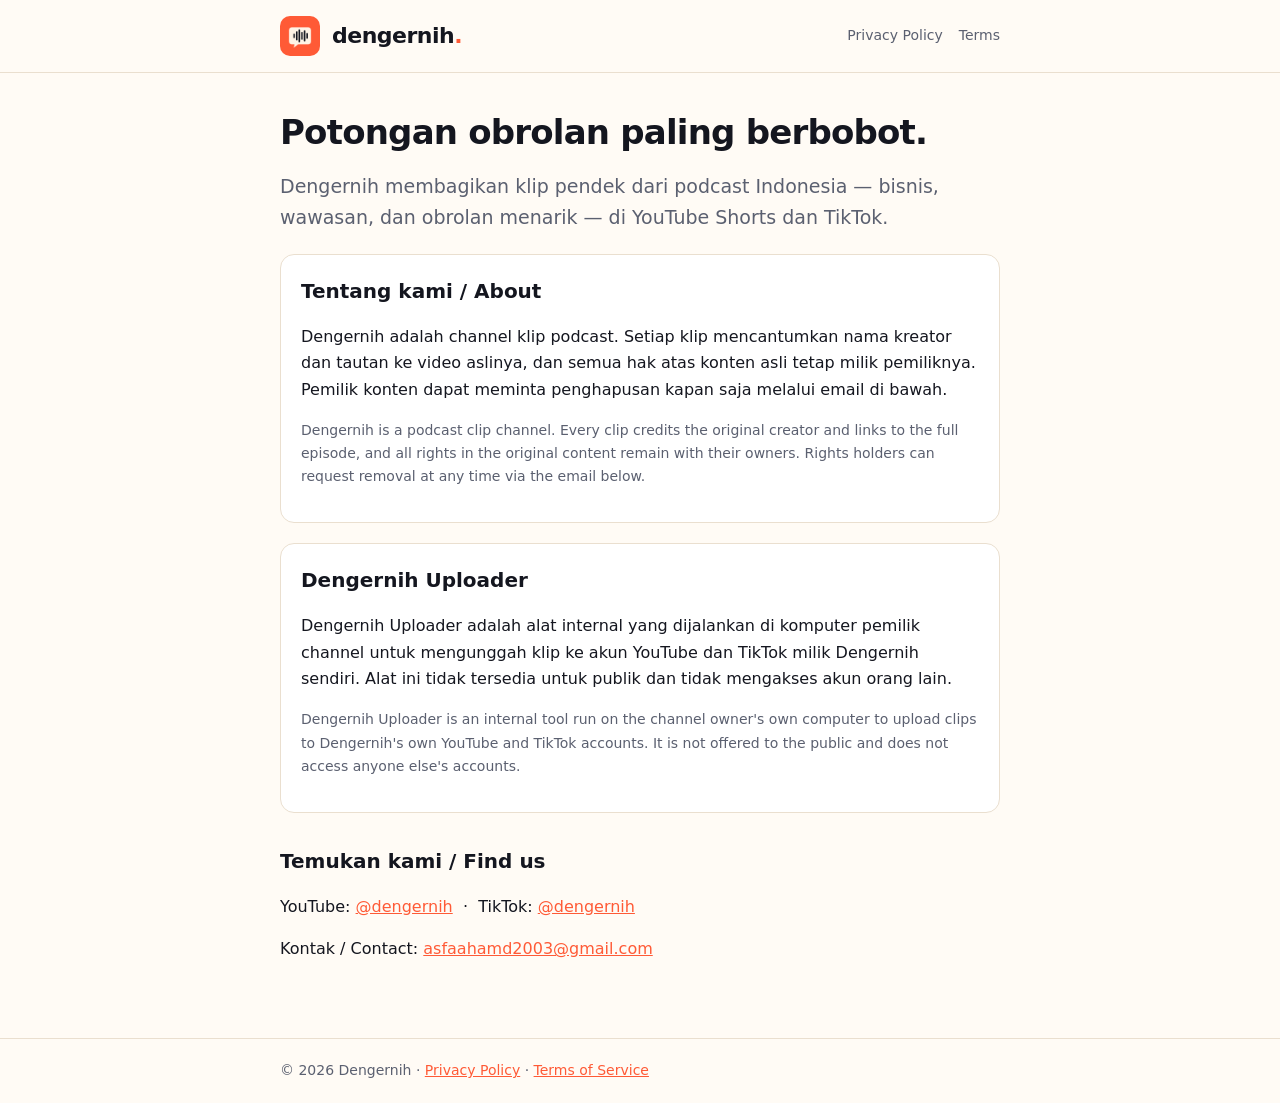
<file: index.html>
<!doctype html>
<html lang="id">
<head>
<meta charset="utf-8">
<meta name="viewport" content="width=device-width,initial-scale=1">
<title>Dengernih</title>
<meta name="description" content="Dengernih — potongan obrolan & podcast paling berbobot.">
<link rel="icon" href="logo.png">
<link rel="stylesheet" href="style.css">
</head>
<body>
<header><div class="wrap">
  <img src="logo.png" alt="Dengernih logo">
  <a class="brand" href="index.html">dengernih<span>.</span></a>
  <nav><a href="privacy.html">Privacy Policy</a><a href="terms.html">Terms</a></nav>
</div></header>
<main><div class="wrap">
  <h1>Potongan obrolan paling berbobot.</h1>
  <p class="lead">Dengernih membagikan klip pendek dari podcast Indonesia — bisnis, wawasan, dan obrolan menarik — di YouTube Shorts dan TikTok.</p>

  <div class="card">
    <h2 style="margin-top:0">Tentang kami / About</h2>
    <p>Dengernih adalah channel klip podcast. Setiap klip mencantumkan nama kreator dan tautan ke video aslinya, dan semua hak atas konten asli tetap milik pemiliknya. Pemilik konten dapat meminta penghapusan kapan saja melalui email di bawah.</p>
    <p class="meta">Dengernih is a podcast clip channel. Every clip credits the original creator and links to the full episode, and all rights in the original content remain with their owners. Rights holders can request removal at any time via the email below.</p>
  </div>

  <div class="card">
    <h2 style="margin-top:0">Dengernih Uploader</h2>
    <p>Dengernih Uploader adalah alat internal yang dijalankan di komputer pemilik channel untuk mengunggah klip ke akun YouTube dan TikTok milik Dengernih sendiri. Alat ini tidak tersedia untuk publik dan tidak mengakses akun orang lain.</p>
    <p class="meta">Dengernih Uploader is an internal tool run on the channel owner's own computer to upload clips to Dengernih's own YouTube and TikTok accounts. It is not offered to the public and does not access anyone else's accounts.</p>
  </div>

  <h2>Temukan kami / Find us</h2>
  <p>YouTube: <a href="https://www.youtube.com/@dengernih">@dengernih</a> &nbsp;·&nbsp; TikTok: <a href="https://www.tiktok.com/@dengernih">@dengernih</a></p>
  <p>Kontak / Contact: <a href="mailto:asfaahamd2003@gmail.com">asfaahamd2003@gmail.com</a></p>
</div></main>
<footer><div class="wrap">© 2026 Dengernih · <a href="privacy.html">Privacy Policy</a> · <a href="terms.html">Terms of Service</a></div></footer>
</body>
</html>
</file>
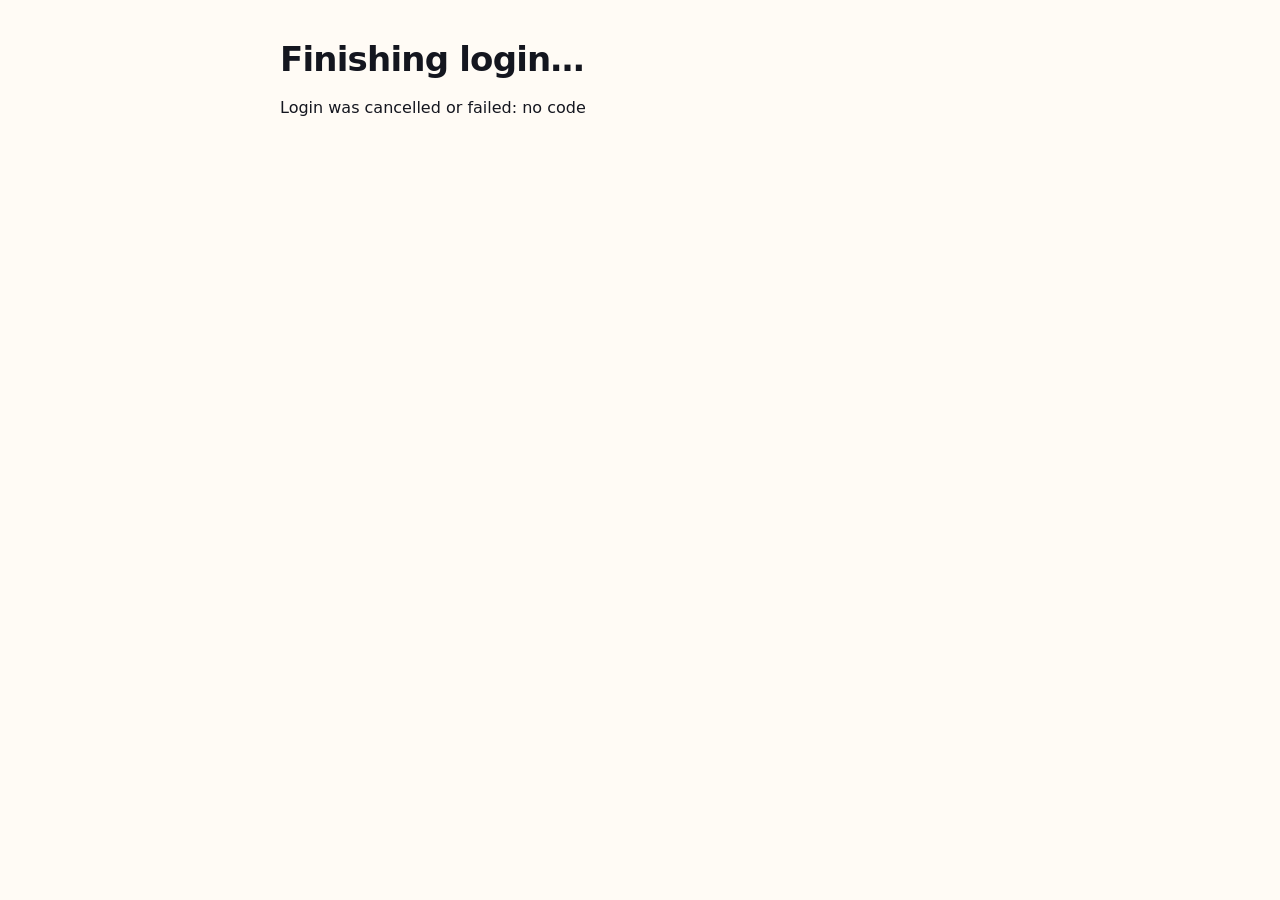
<file: callback.html>
<!doctype html>
<html lang="en">
<head>
<meta charset="utf-8">
<meta name="viewport" content="width=device-width,initial-scale=1">
<title>Login — Dengernih</title>
<link rel="icon" href="logo.png">
<link rel="stylesheet" href="style.css">
</head>
<body>
<main><div class="wrap">
  <h1>Finishing login…</h1>
  <p id="msg">Returning to the Dengernih Uploader on this computer.</p>
  <p id="fallback" style="display:none">If nothing happens, copy this code into the uploader window:<br>
    <code id="code" style="word-break:break-all"></code></p>
</div></main>
<script>
  var q = new URLSearchParams(location.search);
  var code = q.get("code");
  if (code) {
    document.getElementById("code").textContent = code;
    setTimeout(function () { document.getElementById("fallback").style.display = "block"; }, 3000);
    location.replace("http://127.0.0.1:8765/callback" + location.search);
  } else {
    document.getElementById("msg").textContent = "Login was cancelled or failed: " + (q.get("error_description") || q.get("error") || "no code");
  }
</script>
</body>
</html>
</file>
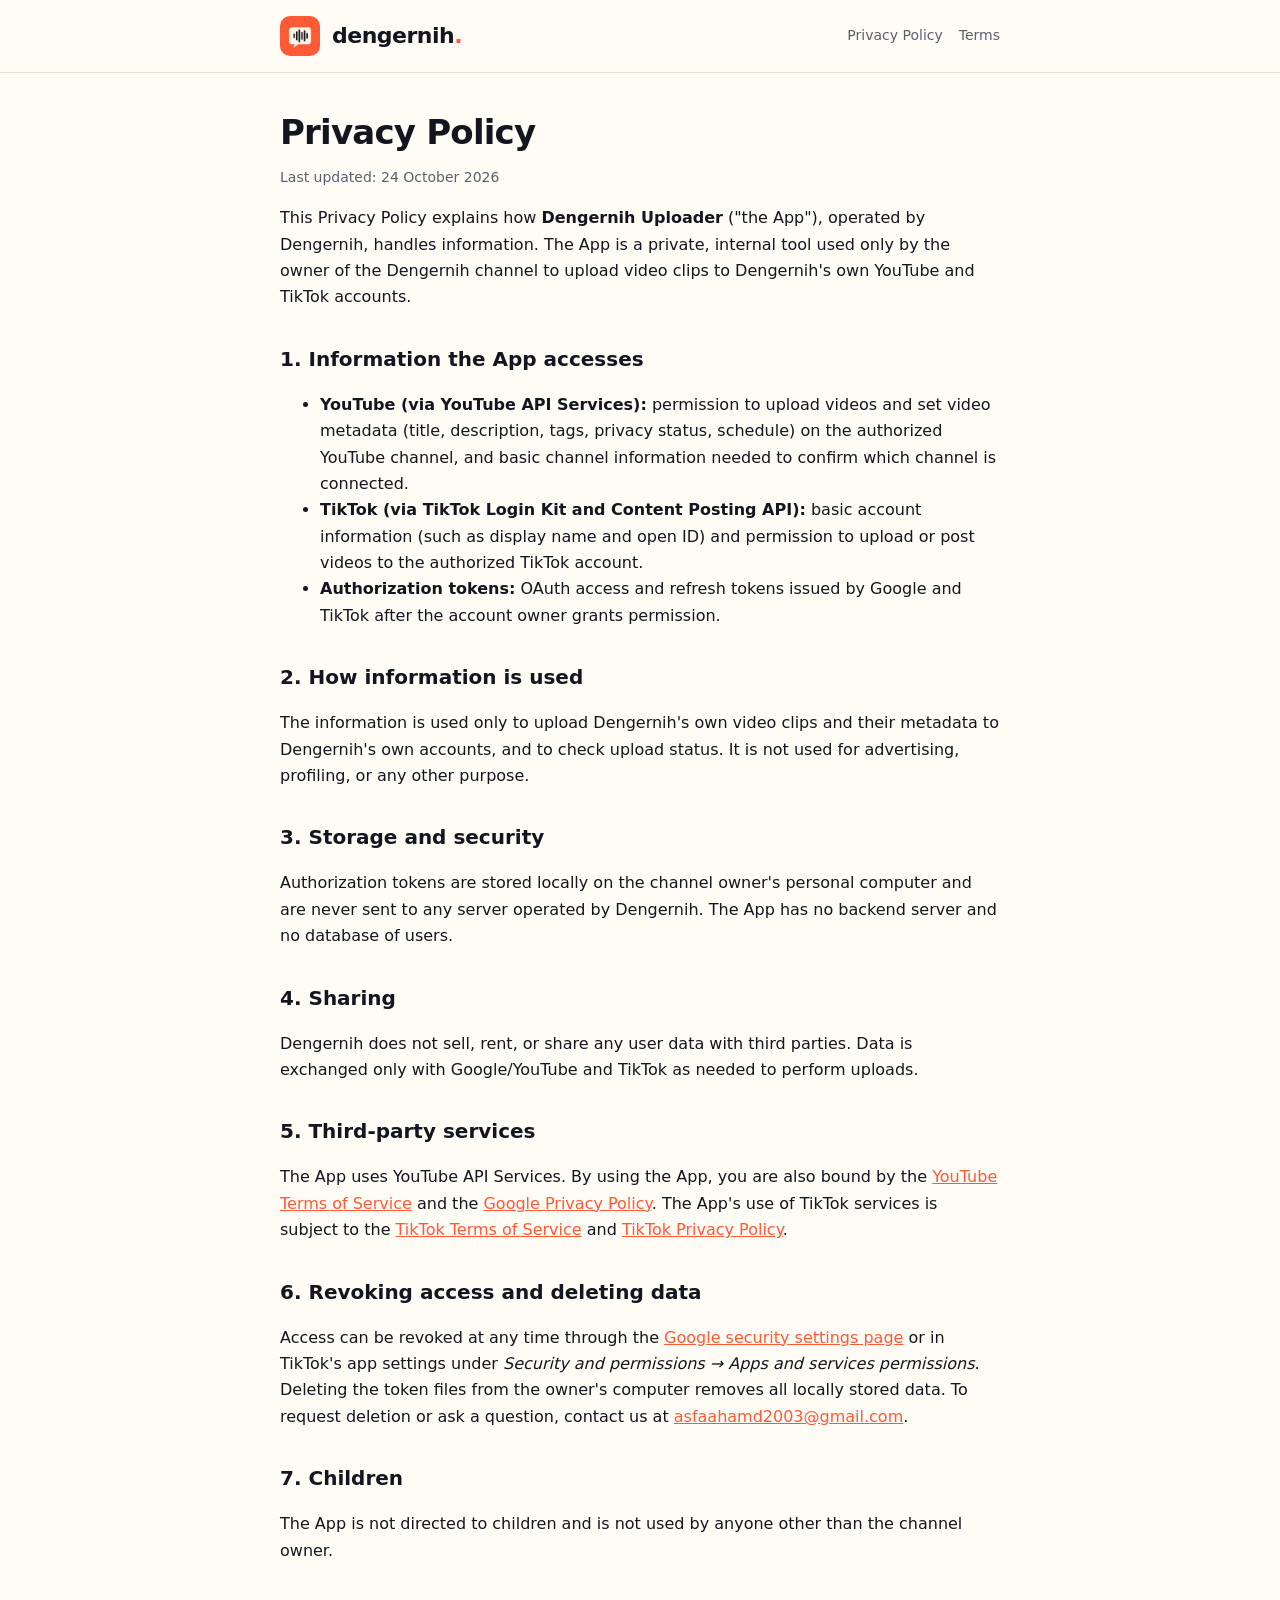
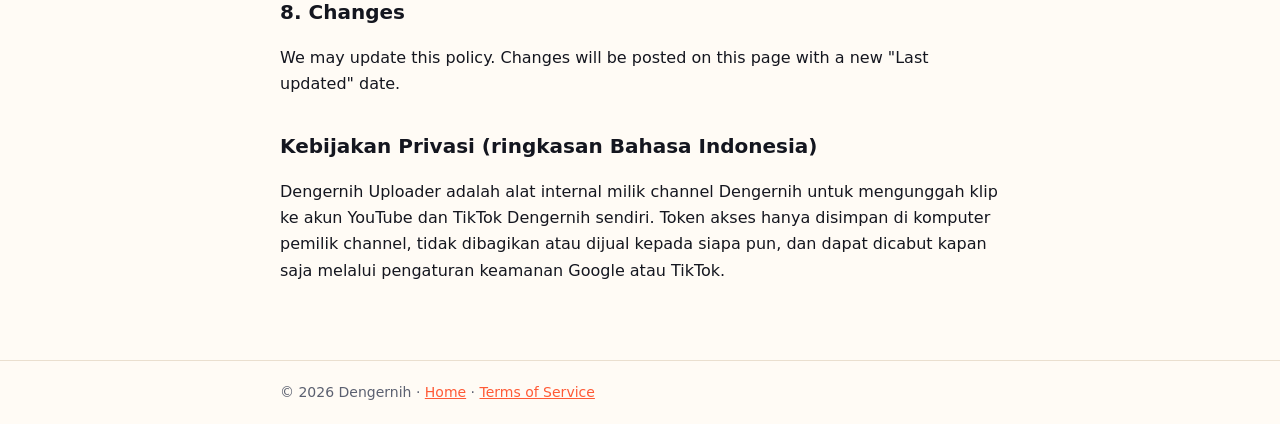
<file: privacy.html>
﻿<!doctype html>
<html lang="en">
<head>
<meta charset="utf-8">
<meta name="viewport" content="width=device-width,initial-scale=1">
<title>Privacy Policy — Dengernih</title>
<link rel="icon" href="logo.png">
<link rel="stylesheet" href="style.css">
</head>
<body>
<header><div class="wrap">
  <img src="logo.png" alt="Dengernih logo">
  <a class="brand" href="index.html">dengernih<span>.</span></a>
  <nav><a href="privacy.html">Privacy Policy</a><a href="terms.html">Terms</a></nav>
</div></header>
<main><div class="wrap">
  <h1>Privacy Policy</h1>
  <p class="meta">Last updated: 24 October 2026</p>

  <p>This Privacy Policy explains how <strong>Dengernih Uploader</strong> ("the App"), operated by Dengernih, handles information. The App is a private, internal tool used only by the owner of the Dengernih channel to upload video clips to Dengernih's own YouTube and TikTok accounts.</p>

  <h2>1. Information the App accesses</h2>
  <ul>
    <li><strong>YouTube (via YouTube API Services):</strong> permission to upload videos and set video metadata (title, description, tags, privacy status, schedule) on the authorized YouTube channel, and basic channel information needed to confirm which channel is connected.</li>
    <li><strong>TikTok (via TikTok Login Kit and Content Posting API):</strong> basic account information (such as display name and open ID) and permission to upload or post videos to the authorized TikTok account.</li>
    <li><strong>Authorization tokens:</strong> OAuth access and refresh tokens issued by Google and TikTok after the account owner grants permission.</li>
  </ul>

  <h2>2. How information is used</h2>
  <p>The information is used only to upload Dengernih's own video clips and their metadata to Dengernih's own accounts, and to check upload status. It is not used for advertising, profiling, or any other purpose.</p>

  <h2>3. Storage and security</h2>
  <p>Authorization tokens are stored locally on the channel owner's personal computer and are never sent to any server operated by Dengernih. The App has no backend server and no database of users.</p>

  <h2>4. Sharing</h2>
  <p>Dengernih does not sell, rent, or share any user data with third parties. Data is exchanged only with Google/YouTube and TikTok as needed to perform uploads.</p>

  <h2>5. Third-party services</h2>
  <p>The App uses YouTube API Services. By using the App, you are also bound by the <a href="https://www.youtube.com/t/terms">YouTube Terms of Service</a> and the <a href="https://policies.google.com/privacy">Google Privacy Policy</a>. The App's use of TikTok services is subject to the <a href="https://www.tiktok.com/legal/terms-of-service">TikTok Terms of Service</a> and <a href="https://www.tiktok.com/legal/privacy-policy">TikTok Privacy Policy</a>.</p>

  <h2>6. Revoking access and deleting data</h2>
  <p>Access can be revoked at any time through the <a href="https://myaccount.google.com/permissions">Google security settings page</a> or in TikTok's app settings under <em>Security and permissions → Apps and services permissions</em>. Deleting the token files from the owner's computer removes all locally stored data. To request deletion or ask a question, contact us at <a href="mailto:asfaahamd2003@gmail.com">asfaahamd2003@gmail.com</a>.</p>

  <h2>7. Children</h2>
  <p>The App is not directed to children and is not used by anyone other than the channel owner.</p>

  <h2>8. Changes</h2>
  <p>We may update this policy. Changes will be posted on this page with a new "Last updated" date.</p>

  <h2>Kebijakan Privasi (ringkasan Bahasa Indonesia)</h2>
  <p>Dengernih Uploader adalah alat internal milik channel Dengernih untuk mengunggah klip ke akun YouTube dan TikTok Dengernih sendiri. Token akses hanya disimpan di komputer pemilik channel, tidak dibagikan atau dijual kepada siapa pun, dan dapat dicabut kapan saja melalui pengaturan keamanan Google atau TikTok.</p>
</div></main>
<footer><div class="wrap">© 2026 Dengernih · <a href="index.html">Home</a> · <a href="terms.html">Terms of Service</a></div></footer>
</body>
</html>
</file>
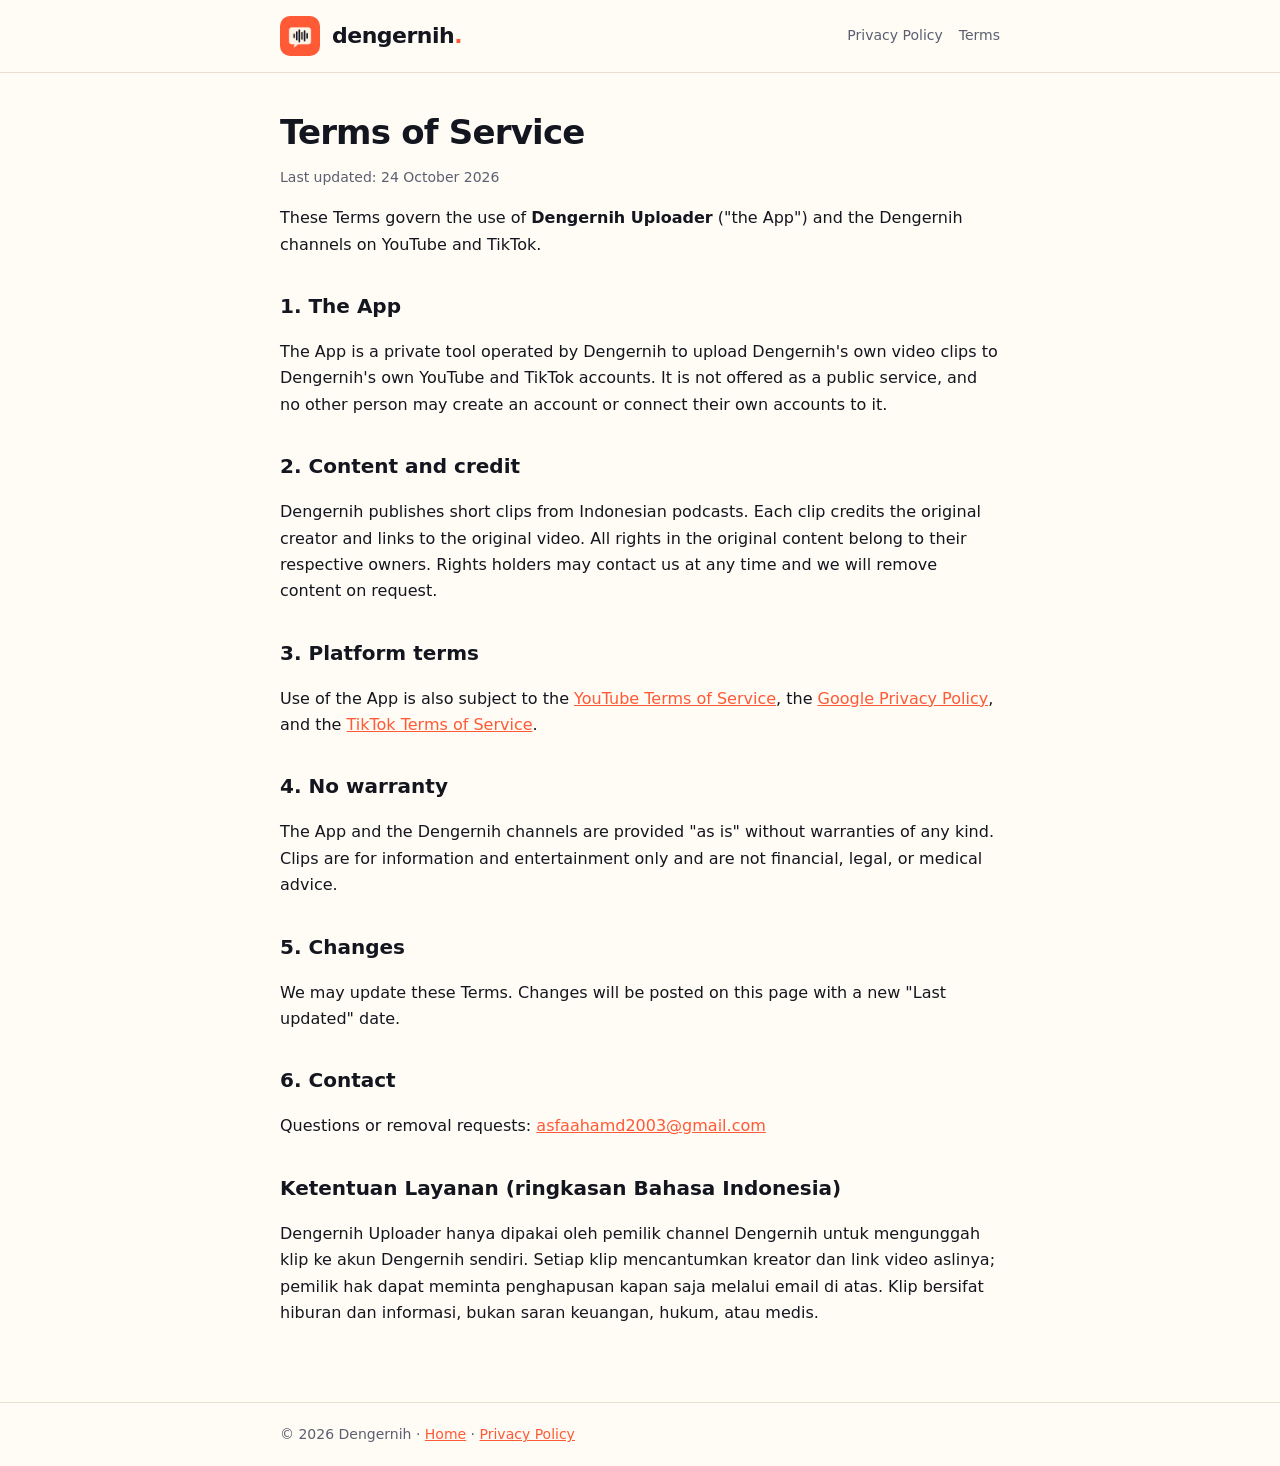
<file: terms.html>
<!doctype html>
<html lang="en">
<head>
<meta charset="utf-8">
<meta name="viewport" content="width=device-width,initial-scale=1">
<title>Terms of Service — Dengernih</title>
<link rel="icon" href="logo.png">
<link rel="stylesheet" href="style.css">
</head>
<body>
<header><div class="wrap">
  <img src="logo.png" alt="Dengernih logo">
  <a class="brand" href="index.html">dengernih<span>.</span></a>
  <nav><a href="privacy.html">Privacy Policy</a><a href="terms.html">Terms</a></nav>
</div></header>
<main><div class="wrap">
  <h1>Terms of Service</h1>
  <p class="meta">Last updated: 24 October 2026</p>

  <p>These Terms govern the use of <strong>Dengernih Uploader</strong> ("the App") and the Dengernih channels on YouTube and TikTok.</p>

  <h2>1. The App</h2>
  <p>The App is a private tool operated by Dengernih to upload Dengernih's own video clips to Dengernih's own YouTube and TikTok accounts. It is not offered as a public service, and no other person may create an account or connect their own accounts to it.</p>

  <h2>2. Content and credit</h2>
  <p>Dengernih publishes short clips from Indonesian podcasts. Each clip credits the original creator and links to the original video. All rights in the original content belong to their respective owners. Rights holders may contact us at any time and we will remove content on request.</p>

  <h2>3. Platform terms</h2>
  <p>Use of the App is also subject to the <a href="https://www.youtube.com/t/terms">YouTube Terms of Service</a>, the <a href="https://policies.google.com/privacy">Google Privacy Policy</a>, and the <a href="https://www.tiktok.com/legal/terms-of-service">TikTok Terms of Service</a>.</p>

  <h2>4. No warranty</h2>
  <p>The App and the Dengernih channels are provided "as is" without warranties of any kind. Clips are for information and entertainment only and are not financial, legal, or medical advice.</p>

  <h2>5. Changes</h2>
  <p>We may update these Terms. Changes will be posted on this page with a new "Last updated" date.</p>

  <h2>6. Contact</h2>
  <p>Questions or removal requests: <a href="mailto:asfaahamd2003@gmail.com">asfaahamd2003@gmail.com</a></p>

  <h2>Ketentuan Layanan (ringkasan Bahasa Indonesia)</h2>
  <p>Dengernih Uploader hanya dipakai oleh pemilik channel Dengernih untuk mengunggah klip ke akun Dengernih sendiri. Setiap klip mencantumkan kreator dan link video aslinya; pemilik hak dapat meminta penghapusan kapan saja melalui email di atas. Klip bersifat hiburan dan informasi, bukan saran keuangan, hukum, atau medis.</p>
</div></main>
<footer><div class="wrap">© 2026 Dengernih · <a href="index.html">Home</a> · <a href="privacy.html">Privacy Policy</a></div></footer>
</body>
</html>
</file>
<file: style.css>
:root{--ink:#14161F;--coral:#FF5A36;--cream:#FFF4E6;--bg:#FFFBF5;--fg:#14161F;--muted:#5B6070;--card:#FFFFFF;--line:#EADFCF}
@media (prefers-color-scheme:dark){:root{--bg:#14161F;--fg:#FFF4E6;--muted:#A7ABBA;--card:#1C1F2B;--line:#2A2E3C}}
*{box-sizing:border-box}
body{margin:0;background:var(--bg);color:var(--fg);font:16px/1.65 system-ui,-apple-system,"Segoe UI",Roboto,sans-serif}
a{color:var(--coral)}
.wrap{max-width:760px;margin:0 auto;padding:0 20px}
header{border-bottom:1px solid var(--line)}
header .wrap{display:flex;align-items:center;gap:12px;padding-top:16px;padding-bottom:16px}
header img{width:40px;height:40px;border-radius:10px}
header .brand{font-weight:900;font-size:22px;letter-spacing:-.5px;text-decoration:none;color:var(--fg)}
header .brand span{color:var(--coral)}
nav{margin-left:auto;display:flex;gap:16px;font-size:14px}
nav a{color:var(--muted);text-decoration:none}
nav a:hover{color:var(--coral)}
main{padding:40px 0 60px}
h1{font-size:34px;line-height:1.15;letter-spacing:-.8px;margin:0 0 8px}
h2{font-size:20px;margin:32px 0 8px}
.lead{font-size:19px;color:var(--muted)}
.card{background:var(--card);border:1px solid var(--line);border-radius:14px;padding:20px;margin:20px 0}
.meta{color:var(--muted);font-size:14px}
footer{border-top:1px solid var(--line);padding:20px 0;color:var(--muted);font-size:14px}
@media (max-width:520px){nav{gap:10px;font-size:13px}h1{font-size:28px}}
</file>
